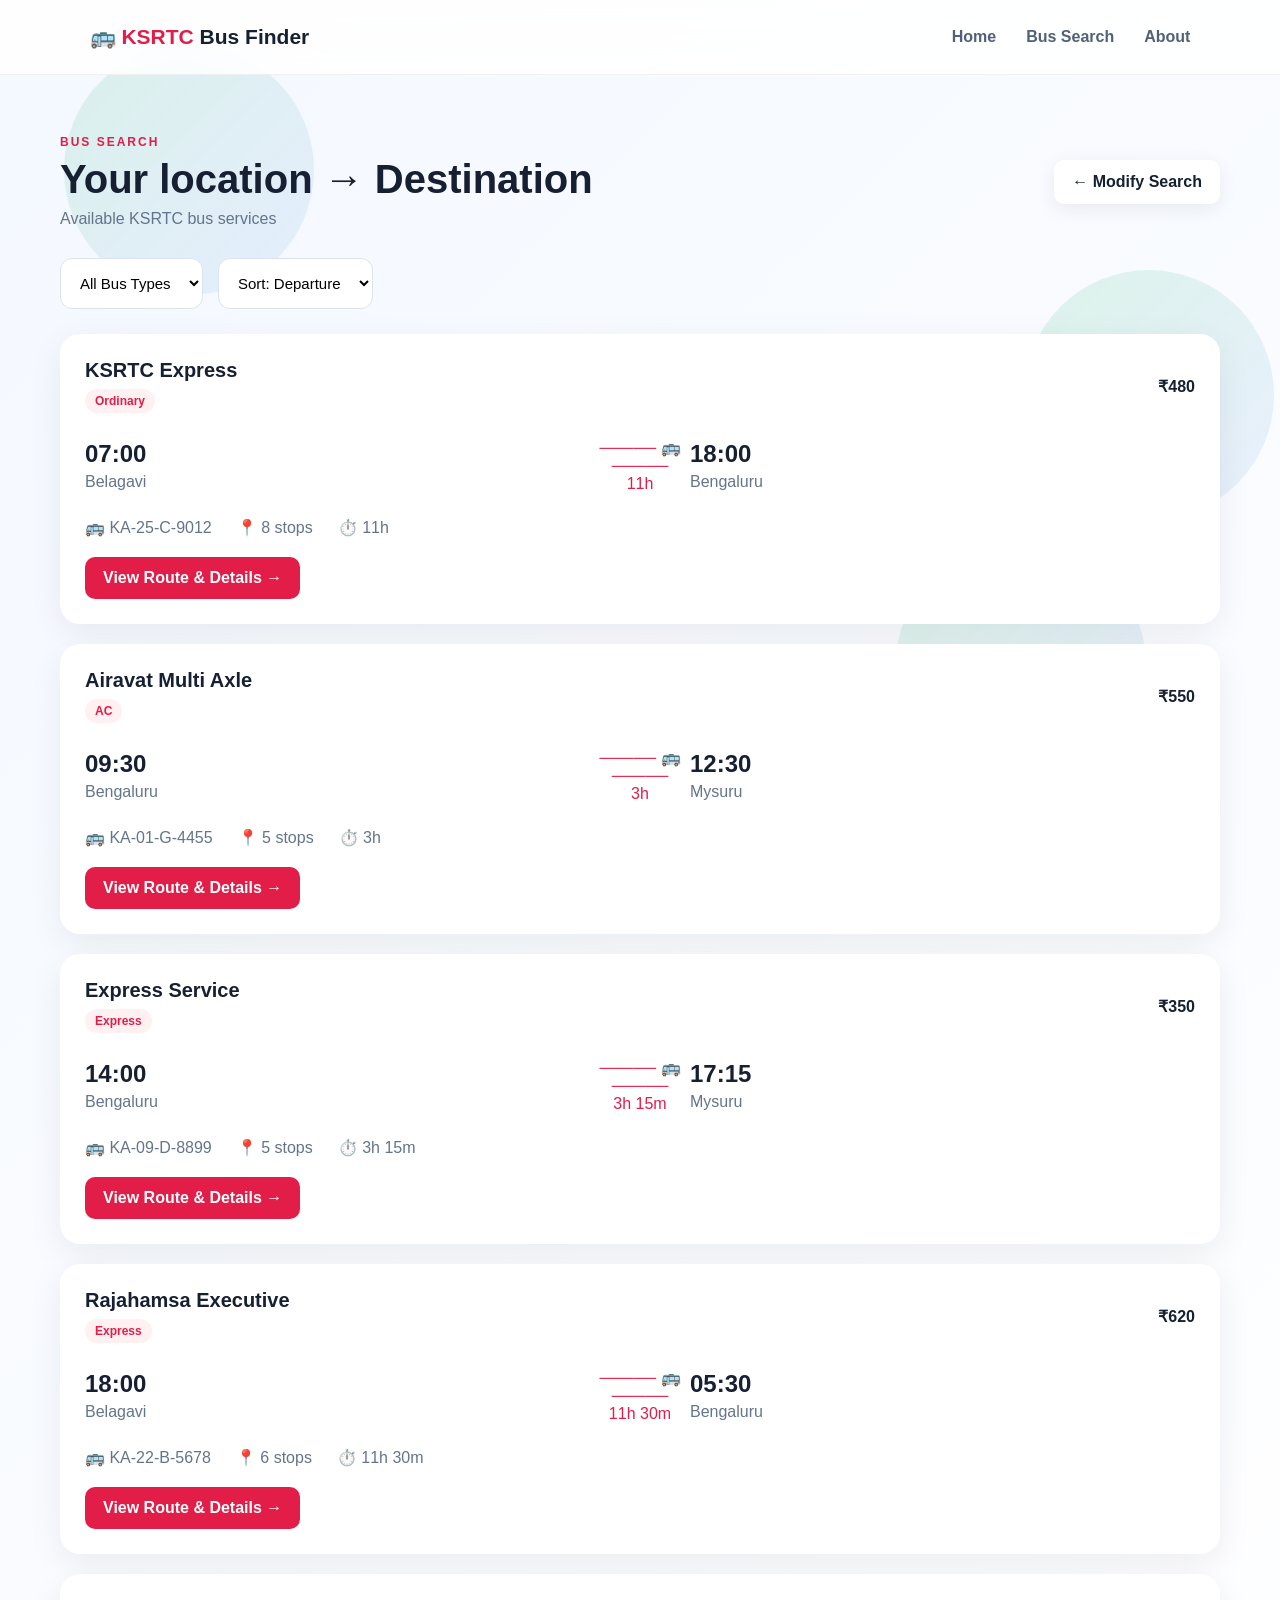
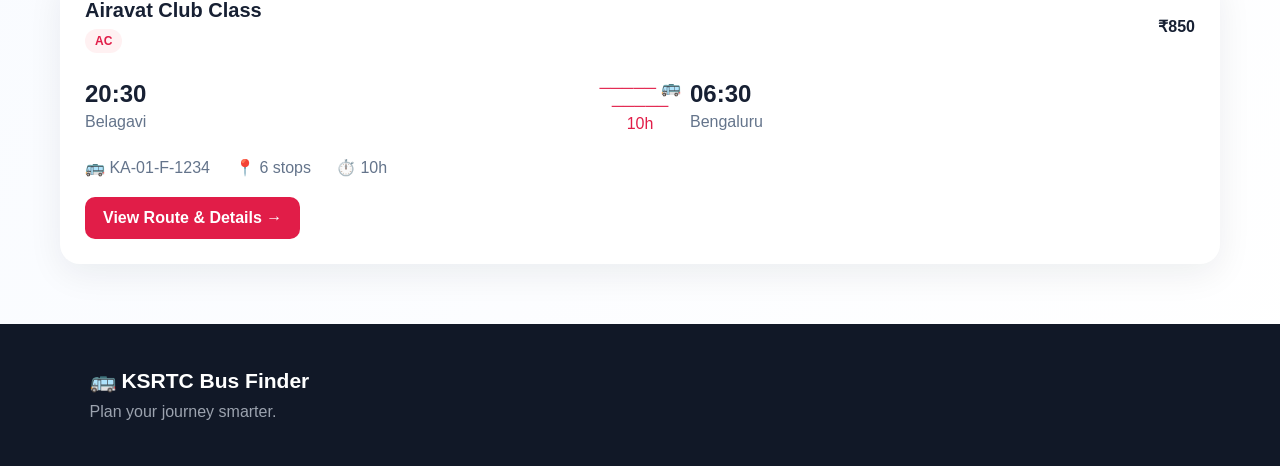
<file: results.html>
<!DOCTYPE html>
<html lang="en">

<head>

    <meta charset="UTF-8">

    <meta
        name="viewport"
        content="width=device-width, initial-scale=1.0"
    >

    <title>Bus Results - KSRTC Bus Finder</title>

    <link rel="stylesheet" href="style.css">

</head>


<body>

    <div class="background">
        <span></span>
        <span></span>
        <span></span>
        <span></span>
    </div>


    <!-- NAVBAR -->

    <nav class="navbar">

        <div class="logo">
            🚌 <span>KSRTC</span> Bus Finder
        </div>

        <div class="nav-links">

            <a href="index.html">
                Home
            </a>

            <a href="results.html">
                Bus Search
            </a>

            <a href="index.html#about">
                About
            </a>

        </div>

    </nav>


    <main class="results-page">


        <!-- SEARCH SUMMARY -->

        <div class="results-header">

            <div>

                <p class="small-title">
                    BUS SEARCH
                </p>

                <h1 id="routeTitle">
                    Available Buses
                </h1>

                <p id="searchInfo">
                    Searching available KSRTC buses
                </p>

            </div>


            <a
                href="index.html"
                class="secondary-btn"
            >
                ← Modify Search
            </a>

        </div>


        <!-- FILTERS -->

        <div class="filter-bar">

            <select id="filterType" onchange="displayResults()">

                <option value="all">
                    All Bus Types
                </option>

                <option value="ordinary">
                    Ordinary
                </option>

                <option value="express">
                    Express
                </option>

                <option value="ac">
                    AC
                </option>

            </select>


            <select id="sortBus" onchange="displayResults()">

                <option value="departure">
                    Sort: Departure
                </option>

                <option value="duration">
                    Sort: Duration
                </option>

                <option value="fare">
                    Sort: Fare
                </option>

            </select>

        </div>


        <!-- RESULTS -->

        <div id="busResults" class="bus-results">

        </div>


    </main>


    <footer>

        <div class="logo">
            🚌 KSRTC Bus Finder
        </div>

        <p>
            Plan your journey smarter.
        </p>

    </footer>


    <script src="script.js"></script>

</body>

</html>
</file>
<file: style.css>
* {
    margin: 0;
    padding: 0;
    box-sizing: border-box;
}


body {

    font-family:
        Arial,
        Helvetica,
        sans-serif;

    color: #172033;

    background:
        linear-gradient(
            135deg,
            #f4f8ff,
            #ffffff
        );

    min-height: 100vh;

    overflow-x: hidden;

}


a {
    text-decoration: none;
    color: inherit;
}


/* =========================
   ANIMATED BACKGROUND
========================= */

.background {

    position: fixed;

    width: 100%;
    height: 100%;

    top: 0;
    left: 0;

    overflow: hidden;

    z-index: -1;

}


.background span {

    position: absolute;

    width: 250px;
    height: 250px;

    border-radius: 50%;

    background:
        linear-gradient(
            135deg,
            rgba(34,197,94,.13),
            rgba(37,99,235,.08)
        );

    animation: float 12s infinite ease-in-out;

}


.background span:nth-child(1) {

    top: 5%;
    left: 5%;

}


.background span:nth-child(2) {

    top: 60%;
    left: 70%;

    animation-delay: 2s;

}


.background span:nth-child(3) {

    top: 30%;
    left: 80%;

    animation-delay: 4s;

}


.background span:nth-child(4) {

    top: 75%;
    left: 10%;

    animation-delay: 6s;

}


.background span:nth-child(5) {

    top: 10%;
    left: 50%;

    animation-delay: 8s;

}


@keyframes float {

    0%,100% {

        transform:
            translate(0,0)
            scale(1);

    }

    50% {

        transform:
            translate(30px,-40px)
            scale(1.15);

    }

}


/* =========================
   NAVBAR
========================= */

.navbar {

    height: 75px;

    display: flex;

    align-items: center;

    justify-content: space-between;

    padding:
        0 7%;

    background:
        rgba(255,255,255,.85);

    backdrop-filter: blur(15px);

    border-bottom:
        1px solid rgba(0,0,0,.05);

    position: sticky;

    top: 0;

    z-index: 1000;

}


.logo {

    font-size: 21px;

    font-weight: 800;

}


.logo span {

    color: #e11d48;

}


.nav-links {

    display: flex;

    gap: 30px;

}


.nav-links a {

    color: #526079;

    font-weight: 600;

    transition: .3s;

}


.nav-links a:hover {

    color: #e11d48;

}


.menu-btn {

    display: none;

    border: none;

    background: none;

    font-size: 25px;

}


/* =========================
   HERO
========================= */

.hero {

    min-height: 620px;

    display: flex;

    flex-direction: column;

    align-items: center;

    justify-content: center;

    padding:
        60px 20px;

}


.hero-content {

    text-align: center;

    max-width: 750px;

}


.badge {

    display: inline-block;

    background: #fff;

    padding:
        10px 18px;

    border-radius: 50px;

    color: #e11d48;

    font-weight: 700;

    box-shadow:
        0 5px 25px rgba(0,0,0,.08);

    margin-bottom: 20px;

}


.hero h1 {

    font-size:
        clamp(42px,7vw,72px);

    line-height: 1.05;

    margin-bottom: 20px;

}


.hero h1 span {

    color: #e11d48;

}


.hero p {

    font-size: 18px;

    color: #64748b;

    line-height: 1.7;

}


/* =========================
   SEARCH CARD
========================= */

.search-card {

    width: min(950px,95%);

    background: rgba(255,255,255,.96);

    margin-top: 45px;

    padding: 30px;

    border-radius: 25px;

    box-shadow:
        0 20px 60px
        rgba(15,23,42,.12);

}


.search-card h2 {

    margin-bottom: 25px;

}


.search-grid {

    display: grid;

    grid-template-columns:
        1fr 55px 1fr;

    align-items: end;

    gap: 15px;

}


.input-box {

    display: flex;

    flex-direction: column;

    gap: 8px;

}


.input-box label,
.search-options label {

    font-size: 13px;

    font-weight: 700;

    color: #64748b;

}


.input-box input,
.search-options input,
.search-options select,
.filter-bar select {

    padding: 15px;

    border:
        1px solid #dbe3ef;

    border-radius: 12px;

    outline: none;

    font-size: 15px;

    background: white;

}


.input-box input:focus,
.search-options input:focus,
.search-options select:focus {

    border-color: #e11d48;

}


.swap-btn {

    width: 48px;
    height: 48px;

    border-radius: 50%;

    border: none;

    background: #fff1f2;

    color: #e11d48;

    font-size: 24px;

    cursor: pointer;

}


.search-options {

    display: grid;

    grid-template-columns:
        1fr 1fr;

    gap: 15px;

    margin-top: 20px;

}


.search-options > div {

    display: flex;

    flex-direction: column;

    gap: 8px;

}


.search-btn {

    width: 100%;

    margin-top: 25px;

    padding: 17px;

    border: none;

    border-radius: 13px;

    background:
        linear-gradient(
            135deg,
            #e11d48,
            #be123c
        );

    color: white;

    font-size: 16px;

    font-weight: 700;

    cursor: pointer;

    transition: .3s;

}


.search-btn:hover {

    transform:
        translateY(-2px);

    box-shadow:
        0 10px 25px
        rgba(225,29,72,.3);

}


/* =========================
   FEATURES
========================= */

.features,
.popular,
.info-section,
.help-section {

    padding:
        80px 7%;

}


.features h2,
.popular h2,
.info-section h2,
.help-section h2 {

    font-size: 36px;

    margin-bottom: 10px;

}


.section-subtitle {

    color: #64748b;

}


.feature-grid {

    display: grid;

    grid-template-columns:
        repeat(4,1fr);

    gap: 20px;

    margin-top: 40px;

}


.feature-card {

    background: white;

    padding: 30px;

    border-radius: 20px;

    box-shadow:
        0 10px 35px
        rgba(15,23,42,.06);

    transition: .3s;

}


.feature-card:hover {

    transform:
        translateY(-7px);

}


.feature-icon {

    font-size: 35px;

    margin-bottom: 20px;

}


.feature-card h3 {

    margin-bottom: 10px;

}


.feature-card p {

    color: #64748b;

    line-height: 1.6;

}


/* =========================
   POPULAR ROUTES
========================= */

.route-grid {

    display: grid;

    grid-template-columns:
        repeat(2,1fr);

    gap: 20px;

    margin-top: 35px;

}


.route-card {

    padding: 25px;

    background: white;

    border-radius: 18px;

    cursor: pointer;

    box-shadow:
        0 8px 30px
        rgba(15,23,42,.06);

    transition: .3s;

}


.route-card:hover {

    transform:
        translateY(-5px);

    box-shadow:
        0 15px 35px
        rgba(15,23,42,.12);

}


.route-card div {

    display: flex;

    align-items: center;

    gap: 15px;

    font-weight: 700;

}


.route-card strong {

    color: #e11d48;

}


.route-card p {

    color: #64748b;

    margin-top: 10px;

}


/* =========================
   INFO
========================= */

.info-section {

    background:
        linear-gradient(
            135deg,
            #fff1f2,
            #f0fdf4
        );

}


.info-section > div {

    max-width: 750px;

}


.small-title {

    color: #e11d48;

    font-size: 12px;

    font-weight: 800;

    letter-spacing: 2px;

}


.info-section p {

    margin-top: 20px;

    color: #64748b;

    line-height: 1.8;

}


/* =========================
   HELP
========================= */

.steps {

    display: grid;

    grid-template-columns:
        repeat(4,1fr);

    gap: 20px;

    margin-top: 35px;

}


.steps div {

    background: white;

    padding: 25px;

    border-radius: 18px;

}


.steps strong {

    color: #e11d48;

    font-size: 25px;

}


.steps p {

    margin-top: 12px;

    color: #64748b;

}


/* =========================
   FOOTER
========================= */

footer {

    background: #111827;

    color: white;

    padding: 45px 7%;

}


footer p {

    color: #9ca3af;

    margin-top: 10px;

}


/* =========================
   RESULTS PAGE
========================= */

.results-page,
.details-page {

    max-width: 1200px;

    margin: auto;

    padding:
        60px 20px;

}


.results-header {

    display: flex;

    justify-content: space-between;

    align-items: center;

    margin-bottom: 30px;

}


.results-header h1 {

    font-size: 40px;

    margin: 8px 0;

}


.results-header p:not(.small-title) {

    color: #64748b;

}


.secondary-btn {

    padding:
        13px 18px;

    border-radius: 10px;

    background: white;

    box-shadow:
        0 5px 20px
        rgba(0,0,0,.07);

    font-weight: 700;

}


.filter-bar {

    display: flex;

    gap: 15px;

    margin-bottom: 25px;

}


.bus-results {

    display: flex;

    flex-direction: column;

    gap: 20px;

}


.bus-card {

    background: white;

    border-radius: 20px;

    padding: 25px;

    box-shadow:
        0 10px 35px
        rgba(15,23,42,.07);

    transition: .3s;

}


.bus-card:hover {

    transform:
        translateY(-4px);

}


.bus-top {

    display: flex;

    justify-content: space-between;

    align-items: center;

}


.bus-name {

    font-size: 20px;

    font-weight: 800;

}


.bus-type {

    display: inline-block;

    margin-top: 7px;

    padding:
        5px 10px;

    border-radius: 20px;

    background: #fff1f2;

    color: #e11d48;

    font-size: 12px;

    font-weight: 700;

}


.bus-route {

    display: grid;

    grid-template-columns:
        1fr 100px 1fr;

    align-items: center;

    margin:
        25px 0;

}


.bus-time {

    font-size: 24px;

    font-weight: 800;

}


.bus-location {

    color: #64748b;

    margin-top: 5px;

}


.route-line {

    text-align: center;

    color: #e11d48;

}


.bus-info {

    display: flex;

    gap: 25px;

    color: #64748b;

    flex-wrap: wrap;

}


.view-btn {

    display: inline-block;

    margin-top: 20px;

    padding:
        12px 18px;

    background: #e11d48;

    color: white;

    border-radius: 10px;

    font-weight: 700;

}


/* =========================
   DETAILS
========================= */

.back-link {

    color: #e11d48;

    font-weight: 700;

}


.details-card {

    background: white;

    border-radius: 25px;

    padding: 35px;

    margin-top: 25px;

    box-shadow:
        0 15px 50px
        rgba(15,23,42,.08);

}


.details-main {

    display: flex;

    justify-content: space-between;

    align-items: center;

    gap: 20px;

}


.details-main h1 {

    font-size: 34px;

    margin:
        8px 0;

}


.detail-stats {

    display: grid;

    grid-template-columns:
        repeat(3,1fr);

    gap: 15px;

    margin-top: 30px;

}


.stat {

    padding: 20px;

    background: #f8fafc;

    border-radius: 15px;

}


.stat span {

    color: #64748b;

    font-size: 13px;

}


.stat strong {

    display: block;

    margin-top: 7px;

    font-size: 20px;

}


.route-section,
.map-section {

    margin-top: 50px;

}


.section-heading {

    margin-bottom: 25px;

}


.timeline {

    background: white;

    padding: 30px;

    border-radius: 20px;

    box-shadow:
        0 10px 35px
        rgba(15,23,42,.06);

}


.stop {

    display: flex;

    gap: 20px;

    position: relative;

    padding-bottom: 30px;

}


.stop:last-child {

    padding-bottom: 0;

}


.stop-dot {

    width: 18px;
    height: 18px;

    background: #e11d48;

    border-radius: 50%;

    margin-top: 4px;

    position: relative;

    z-index: 2;

}


.stop:not(:last-child)
.stop-dot::after {

    content: "";

    position: absolute;

    width: 2px;

    height: 55px;

    background: #fecdd3;

    top: 18px;

    left: 8px;

}


.stop h3 {

    margin-bottom: 5px;

}


.stop p {

    color: #64748b;

}


/* MAP */

#map {

    height: 500px;

    border-radius: 20px;

    overflow: hidden;

    margin-top: 25px;

    box-shadow:
        0 10px 35px
        rgba(15,23,42,.1);

}


/* =========================
   RESPONSIVE
========================= */

@media(max-width:900px) {

    .feature-grid {

        grid-template-columns:
            repeat(2,1fr);

    }

    .steps {

        grid-template-columns:
            repeat(2,1fr);

    }

}


@media(max-width:700px) {

    .navbar {

        padding: 0 20px;

    }

    .nav-links {

        display: none;

    }

    .menu-btn {

        display: block;

    }

    .search-grid {

        grid-template-columns: 1fr;

    }

    .swap-btn {

        margin: auto;

        transform: rotate(90deg);

    }

    .search-options {

        grid-template-columns: 1fr;

    }

    .feature-grid,
    .route-grid,
    .steps {

        grid-template-columns: 1fr;

    }

    .results-header {

        flex-direction: column;

        align-items: flex-start;

        gap: 20px;

    }

    .bus-route {

        grid-template-columns:
            1fr;

        gap: 15px;

    }

    .route-line {

        text-align: left;

    }

    .detail-stats {

        grid-template-columns: 1fr;

    }

    .details-main {

        flex-direction: column;

        align-items: flex-start;

    }

}
</file>
